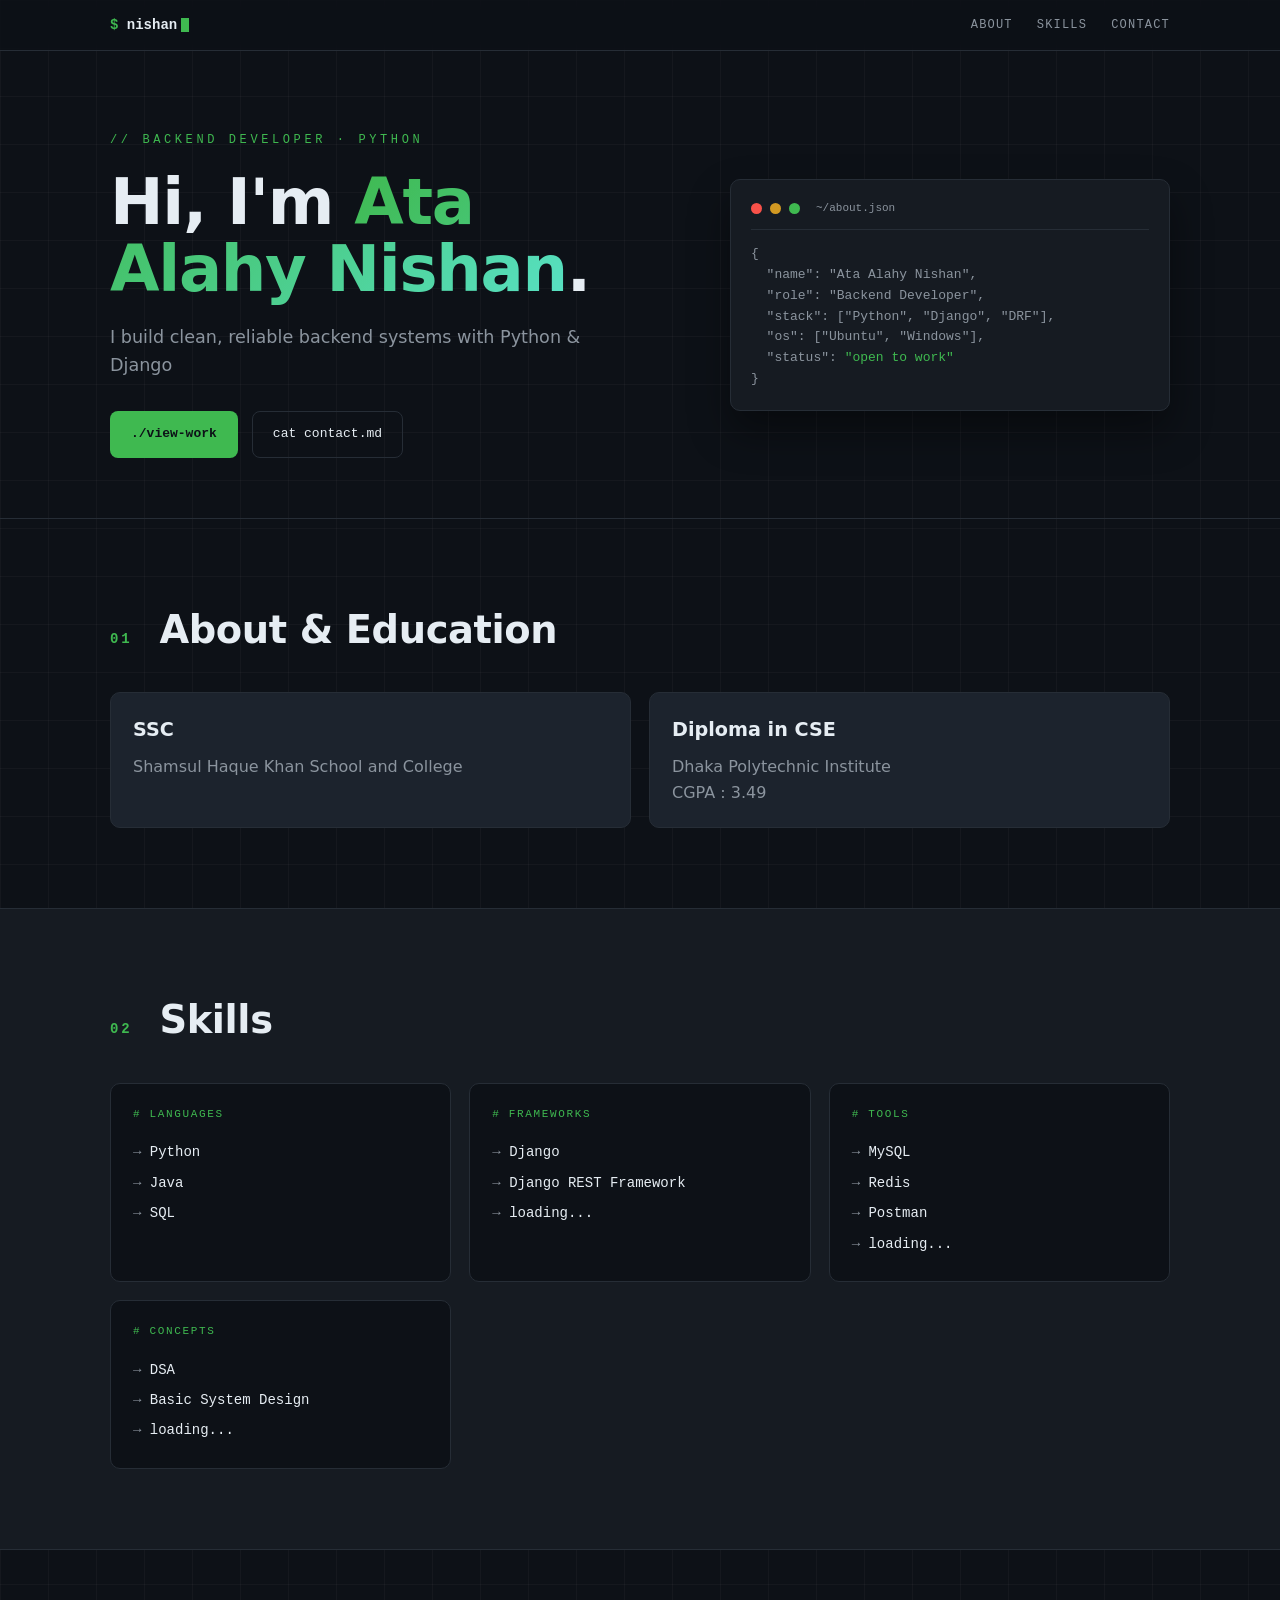
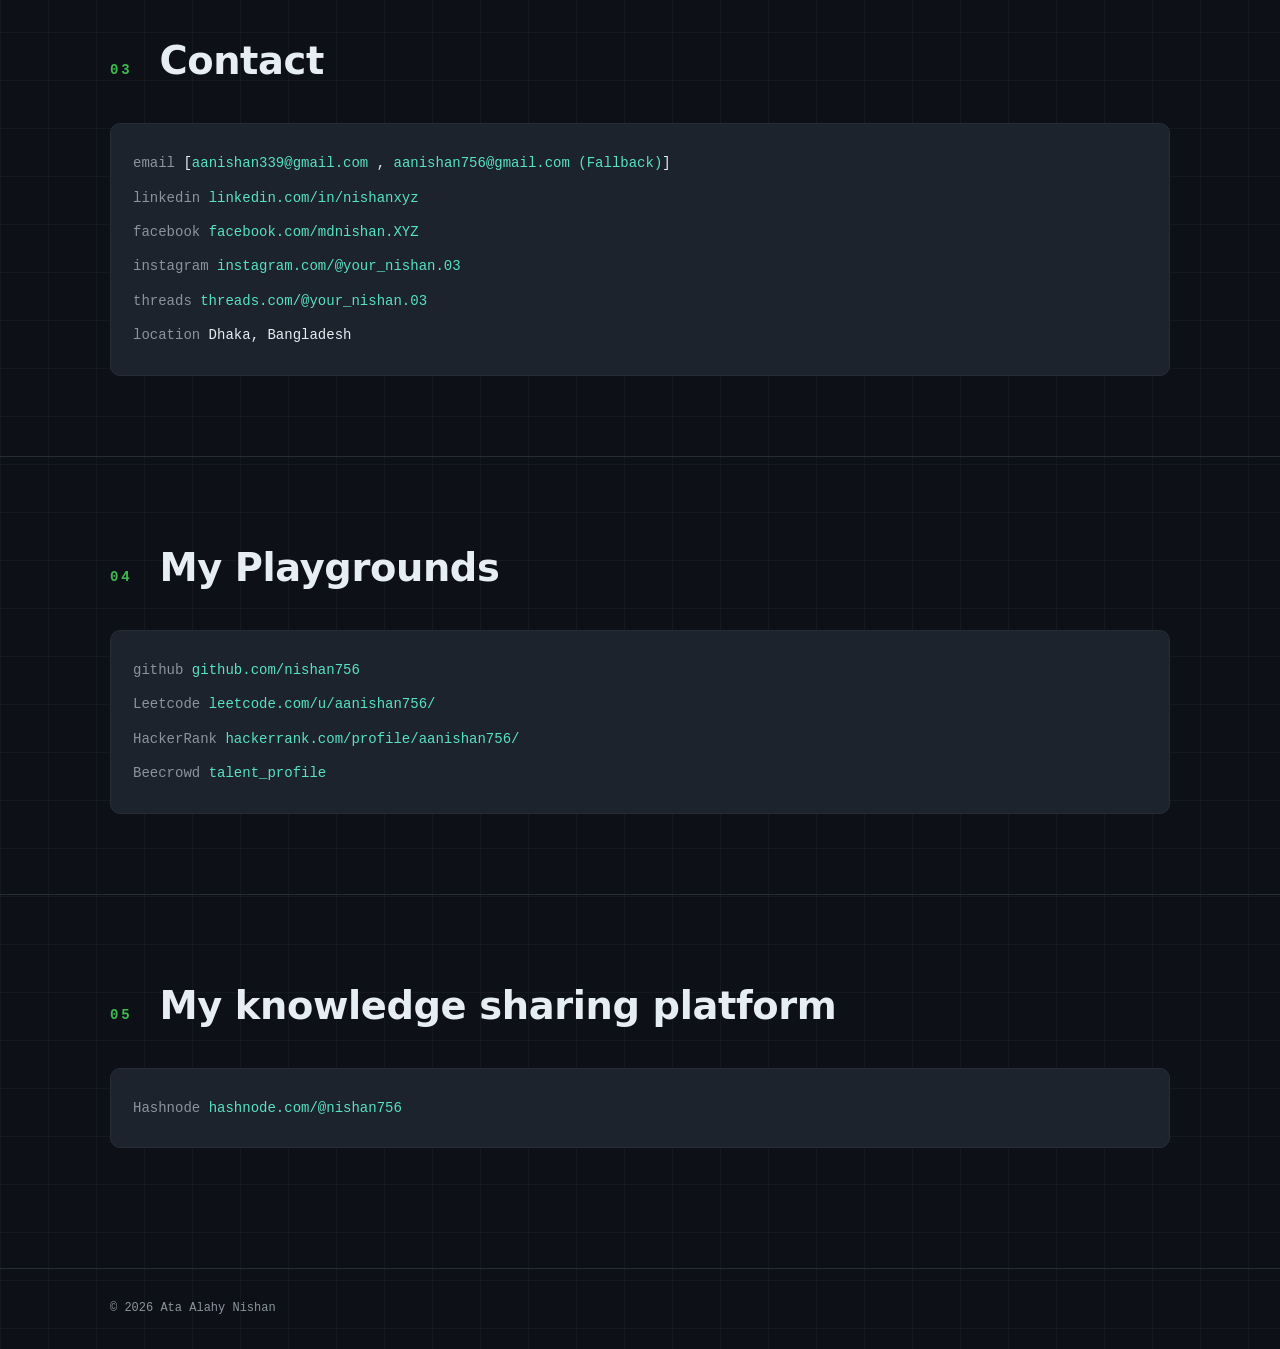
<file: index.html>
<!DOCTYPE html>
<html lang="en">
<head>
<meta charset="UTF-8" />
<meta name="viewport" content="width=device-width, initial-scale=1.0"/>
<title>Ata Alahy Nishan — Backend Developer</title>
<meta name="description" content="Portfolio of Ata Alahy Nishan, Backend Developer specialised in Python, Django and DRF."/>
<link rel="stylesheet" href="styles.css"/>
</head>
<body>
<header class="nav">
  <div class="container nav-inner">
    <a href="#top" class="logo"><span class="accent">$</span> nishan<span class="caret"></span></a>
    <nav>
      <a href="#about">about</a>
      <a href="#skills">skills</a>
      <a href="#contact">contact</a>
    </nav>
    <button class="menu-btn" id="menuBtn" aria-label="Menu">≡</button>
  </div>
</header>

<main>
  <section id="top" class="hero">
    <div class="container hero-grid">
      <div>
        <p class="tag">// backend developer · Python</p>
        <h1>Hi, I'm <span class="grad">Ata Alahy Nishan</span>.</h1>
        <p class="lead">I build clean, reliable backend systems with Python &amp; Django</p> 
        <div class="cta">
          <!----><a href="#projects" class="btn primary">./view-work</a><!---->
          <a href="#contact" class="btn ghost">cat contact.md</a>
        </div>
      </div>
      <div class="code-card" aria-hidden="true">
        <div class="code-head"><span></span><span></span><span></span><em>~/about.json</em></div>
<pre>{
  "name": "Ata Alahy Nishan",
  "role": "Backend Developer",
  "stack": ["Python", "Django", "DRF"],
  "os": ["Ubuntu", "Windows"],
  "status": <span class="accent">"open to work"</span>
}</pre>
      </div>
    </div>
  </section>

  <section id="about" class="section">
    <div class="container">
      <h2><span class="num">01</span> About &amp; Education</h2>
      <div class="cards two">
        <article class="card">
          <h3>SSC</h3>
          <p class="muted">Shamsul Haque Khan School and College</p>
        </article>
        <article class="card">
          <h3>Diploma in CSE</h3>
          <p class="muted">Dhaka Polytechnic Institute</p>
<p class = "muted">CGPA : 3.49 </p>
        </article>
      </div>
    </div>
  </section>

  <section id="skills" class="section alt">
    <div class="container">
      <h2><span class="num">02</span> Skills</h2>
      <div class="cards three">
        <article class="card">
          <p class="kicker"># languages</p>
          <ul><li>Python</li><li>Java</li><li>SQL</li></ul>
        </article>
        <article class="card">
          <p class="kicker"># frameworks</p>
          <ul><li>Django</li><li>Django REST Framework</li><li>loading...</li></ul>
        </article>
        <article class="card">
          <p class="kicker"># tools</p>
          <ul><li>MySQL</li><li>Redis</li><li>Postman</li><li>loading...</li></ul>
        </article>
        <article class="card">
          <p class="kicker"># concepts</p>
          <ul><li>DSA</li><li>Basic System Design</li><li>loading...</li></ul>
        </article>
      </div>
    </div>
  </section>

  <section id="contact" class="section">
    <div class="container">
      <h2><span class="num">03</span> Contact</h2>
      <div class="card contact">
        <p><span class="muted">email</span> [<a href="mailto: aanishan339@gmail.com">aanishan339@gmail.com</a> , <a href="mailto: aanishan756@gmail.com">aanishan756@gmail.com (Fallback)</a>]</p>
        <p><span class="muted">linkedin</span> <a href="http://www.linkedin.com/in/nishanxyz">linkedin.com/in/nishanxyz</a></p>
        <p><span class="muted">facebook</span> <a href="https://www.facebook.com/mdnishan.XYZ">facebook.com/mdnishan.XYZ</a></p>
        <p><span class="muted">instagram</span> <a href="https://www.instagram.com/your_nishan.03">instagram.com/@your_nishan.03</a></p>
        <p><span class="muted">threads</span> <a href="https://www.threads.com/your_nishan.03">threads.com/@your_nishan.03</a></p>
        <p><span class="muted">location</span> Dhaka, Bangladesh</p>
      </div>
    </div>
  </section>

  <section id="contact" class="section">
    <div class="container">
      <h2><span class="num">04</span> My Playgrounds</h2>
      <div class="card contact">
        <p><span class="muted">github</span> <a href="https://www.github.com/nishan756">github.com/nishan756</a></p>
        <p><span class="muted">Leetcode</span> <a href="https://leetcode.com/u/aanishan756/">leetcode.com/u/aanishan756/</a></p>
        <p><span class="muted">HackerRank</span> <a href="https://www.hackerrank.com/profile/aanishan756">hackerrank.com/profile/aanishan756/</a></p>
        <p><span class="muted">Beecrowd</span> <a href="https://judge.beecrowd.com/en/profile/1003611">talent_profile</a></p>
      </div>
    </div>
  </section>
  <section id="contact" class="section">
    <div class="container">
      <h2><span class="num">05</span> My knowledge sharing platform</h2>
      <div class="card contact">
        <p><span class="muted">Hashnode</span> <a href="https://www.hashnode.com/@nishan756">hashnode.com/@nishan756</a></p>
      </div>
    </div>
  </section>
</main>

<footer class="footer">
  <div class="container foot">
    <p>© <span id="year"></span> Ata Alahy Nishan</p>
  </div>
</footer>

<script src="main.js"></script>
</body>
</html>
</file>
<file: styles.css>
:root{
  --bg:#0d1117;
  --surface:#161b22;
  --surface-2:#1c232d;
  --border:#262d36;
  --text:#e6edf3;
  --muted:#8b949e;
  --primary:#3fb950;
  --accent:#58e1c4;
  --danger:#f85149;
  --radius:10px;
  --maxw:1100px;
  --mono:'JetBrains Mono',ui-monospace,SFMono-Regular,Menlo,monospace;
  --sans:'Inter',system-ui,-apple-system,Segoe UI,Roboto,sans-serif;
}
*{box-sizing:border-box;margin:0;padding:0}
html{scroll-behavior:smooth}
body{
  background:var(--bg);
  color:var(--text);
  font-family:var(--sans);
  line-height:1.6;
  background-image:
    linear-gradient(rgba(255,255,255,.03) 1px,transparent 1px),
    linear-gradient(90deg,rgba(255,255,255,.03) 1px,transparent 1px);
  background-size:48px 48px;
  min-height:100vh;
}
a{color:inherit;text-decoration:none}
.container{max-width:var(--maxw);margin:0 auto;padding:0 20px}
.accent{color:var(--primary)}
.muted{color:var(--muted)}
.grad{
  background:linear-gradient(135deg,var(--primary),var(--accent));
  -webkit-background-clip:text;background-clip:text;color:transparent;
}

/* nav */
.nav{position:sticky;top:0;z-index:50;backdrop-filter:blur(10px);background:rgba(13,17,23,.8);border-bottom:1px solid var(--border)}
.nav-inner{display:flex;align-items:center;justify-content:space-between;padding:14px 20px}
.logo{font-family:var(--mono);font-weight:700;font-size:14px}
.nav nav{display:flex;gap:24px}
.nav nav a{font-family:var(--mono);font-size:12px;text-transform:uppercase;letter-spacing:.1em;color:var(--muted);transition:color .2s}
.nav nav a:hover{color:var(--primary)}
.menu-btn{display:none;background:none;border:1px solid var(--border);color:var(--text);font-size:20px;padding:4px 10px;border-radius:6px;cursor:pointer}
.caret{display:inline-block;width:8px;height:14px;background:var(--primary);margin-left:4px;vertical-align:middle;animation:blink 1s steps(1) infinite}
@keyframes blink{0%,49%{opacity:1}50%,100%{opacity:0}}

/* hero */
.hero{padding:80px 0 60px}
.hero-grid{display:grid;grid-template-columns:1.3fr 1fr;gap:48px;align-items:center}
.tag{font-family:var(--mono);font-size:12px;color:var(--primary);text-transform:uppercase;letter-spacing:.3em;margin-bottom:18px}
.hero h1{font-size:clamp(2.2rem,5vw,4rem);font-weight:800;line-height:1.05;letter-spacing:-.02em;margin-bottom:20px}
.lead{font-size:1.1rem;color:var(--muted);max-width:520px;margin-bottom:32px}
.cta{display:flex;gap:14px;flex-wrap:wrap}
.btn{display:inline-block;padding:12px 20px;border-radius:8px;font-family:var(--mono);font-size:13px;transition:all .2s;border:1px solid transparent}
.btn.primary{background:var(--primary);color:#0d1117;font-weight:600}
.btn.primary:hover{box-shadow:0 0 30px rgba(63,185,80,.4)}
.btn.ghost{border-color:var(--border);color:var(--text)}
.btn.ghost:hover{border-color:var(--primary);color:var(--primary)}

.code-card{background:var(--surface);border:1px solid var(--border);border-radius:var(--radius);padding:20px;font-family:var(--mono);font-size:13px;box-shadow:0 20px 40px rgba(0,0,0,.4)}
.code-head{display:flex;align-items:center;gap:8px;padding-bottom:12px;border-bottom:1px solid var(--border);margin-bottom:14px}
.code-head span{width:11px;height:11px;border-radius:50%;background:var(--danger)}
.code-head span:nth-child(2){background:#d29922}
.code-head span:nth-child(3){background:var(--primary)}
.code-head em{margin-left:8px;color:var(--muted);font-style:normal;font-size:11px}
.code-card pre{color:var(--muted);white-space:pre-wrap;word-break:break-word}

/* sections */
.section{padding:80px 0;border-top:1px solid var(--border)}
.section.alt{background:var(--surface)}
.section h2{font-size:clamp(1.7rem,3vw,2.4rem);font-weight:700;margin-bottom:32px;letter-spacing:-.01em}
.section h2 .num{font-family:var(--mono);font-size:14px;color:var(--primary);margin-right:14px;letter-spacing:.2em}

.cards{display:grid;gap:18px}
.cards.two{grid-template-columns:repeat(2,1fr)}
.cards.three{grid-template-columns:repeat(3,1fr)}
.card{background:var(--surface-2);border:1px solid var(--border);border-radius:var(--radius);padding:22px;transition:all .2s}
.card:hover{border-color:var(--primary);transform:translateY(-3px)}
.section.alt .card{background:var(--bg)}
.card h3{font-size:1.2rem;margin-bottom:8px}
.card .kicker{font-family:var(--mono);font-size:11px;color:var(--primary);text-transform:uppercase;letter-spacing:.15em;margin-bottom:14px}
.card ul{list-style:none;font-family:var(--mono);font-size:14px}
.card ul li{padding:4px 0;color:var(--text)}
.card ul li::before{content:"→ ";color:var(--muted)}

/* dynamic project / article cards */
.item-card{display:flex;flex-direction:column;gap:10px}
.item-card .title{font-family:var(--mono);font-size:1.15rem;color:var(--text);font-weight:700}
.item-card .blurb{color:var(--muted);font-size:.95rem}
.item-card .tags{display:flex;flex-wrap:wrap;gap:6px;margin-top:8px}
.item-card .tag-pill{font-family:var(--mono);font-size:10px;text-transform:uppercase;letter-spacing:.1em;border:1px solid var(--border);color:var(--muted);padding:3px 8px;border-radius:4px}
.item-card .read{font-family:var(--mono);font-size:12px;color:var(--primary);margin-top:8px}

/* contact */
.card.contact p{font-family:var(--mono);font-size:14px;padding:6px 0}
.card.contact a{color:var(--accent)}
.card.contact a:hover{text-decoration:underline}

/* detail pages */
.detail h1{font-size:clamp(2rem,4vw,3rem);margin-bottom:14px;letter-spacing:-.02em}
.detail .meta{font-family:var(--mono);font-size:13px;color:var(--muted);margin-bottom:28px}
.detail .cover{width:100%;max-height:380px;object-fit:cover;border-radius:var(--radius);border:1px solid var(--border);margin-bottom:28px}
.detail .content{font-size:1.05rem;color:var(--text)}
.detail .content p{margin:14px 0;color:#c9d1d9}
.detail .content h2,.detail .content h3{margin:28px 0 12px}
.detail .tags{display:flex;flex-wrap:wrap;gap:8px;margin-top:24px}

/* footer */
.footer{border-top:1px solid var(--border);padding:30px 0;margin-top:40px}
.foot{display:flex;justify-content:space-between;flex-wrap:wrap;gap:10px;font-family:var(--mono);font-size:12px;color:var(--muted)}

/* responsive */
@media (max-width:900px){
  .hero-grid{grid-template-columns:1fr;gap:32px}
  .cards.three{grid-template-columns:1fr 1fr}
}
@media (max-width:640px){
  .nav nav{display:none;position:absolute;top:60px;left:0;right:0;flex-direction:column;background:var(--surface);border-bottom:1px solid var(--border);padding:18px;gap:14px}
  .nav nav.open{display:flex}
  .menu-btn{display:inline-block}
  .cards.two,.cards.three{grid-template-columns:1fr}
  .section{padding:60px 0}
  .hero{padding:50px 0 40px}
}
</file>
